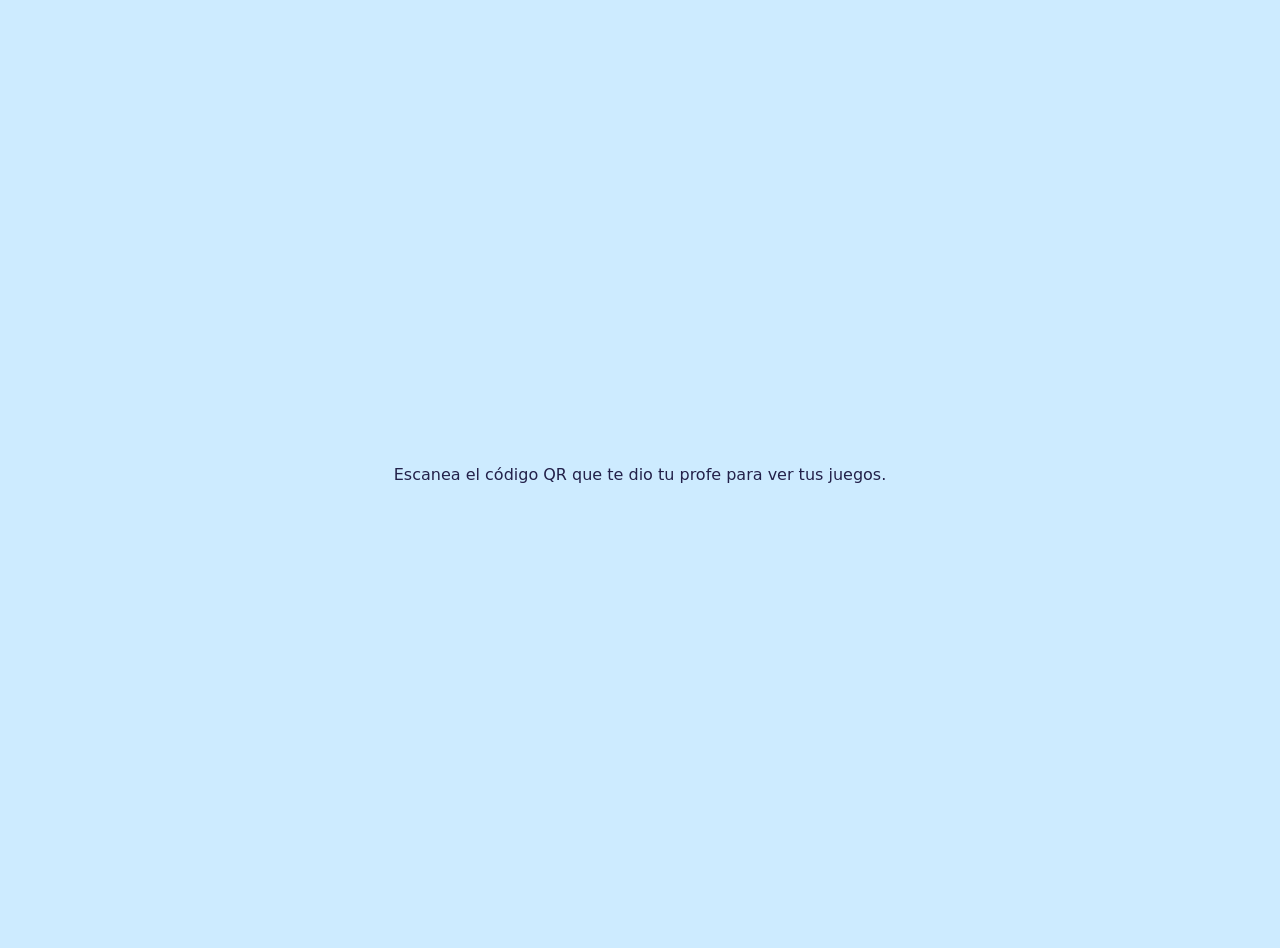
<file: index.html>
<!doctype html>
<html lang="es">
<head>
  <meta charset="utf-8">
  <meta name="viewport" content="width=device-width, initial-scale=1">
  <meta name="robots" content="noindex, nofollow">
  <title>Arcade de vacaciones</title>
  <style>
    body { margin: 0; min-height: 100vh; display: grid; place-items: center; font-family: system-ui, sans-serif; color: #23214a; background: #cdebff; text-align: center; padding: 24px; }
  </style>
</head>
<body>
  <p>Escanea el código QR que te dio tu profe para ver tus juegos.</p>
</body>
</html>
</file>
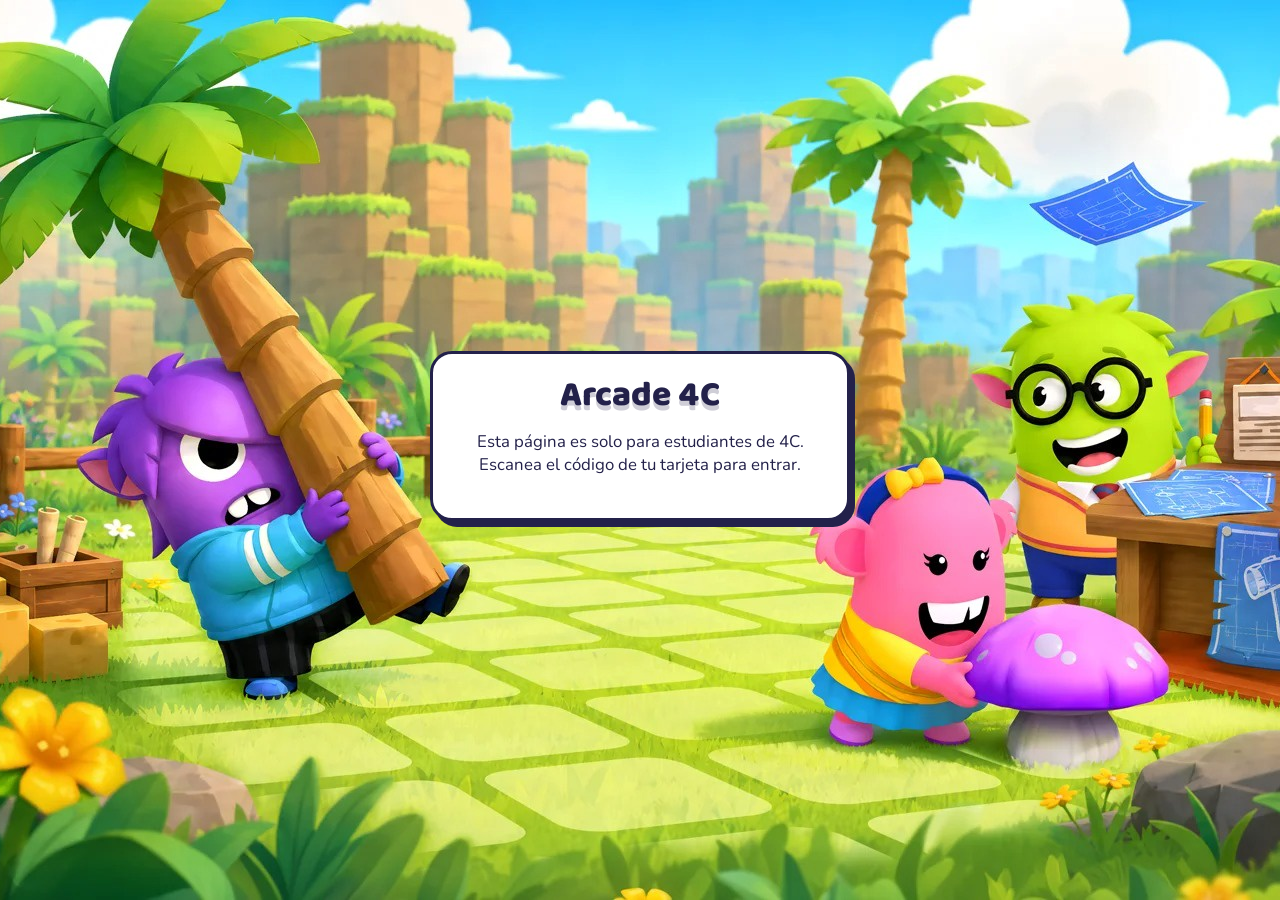
<file: 4c/index.html>
<!doctype html>
<html lang="es">
<head>
  <meta charset="utf-8">
  <meta name="viewport" content="width=device-width, initial-scale=1">
  <meta name="robots" content="noindex, nofollow">
  <meta name="referrer" content="no-referrer">
  <meta name="theme-color" content="#cdebff">
  <title>Arcade 4C</title>
  <link rel="preconnect" href="https://fonts.googleapis.com">
  <link rel="preconnect" href="https://fonts.gstatic.com" crossorigin>
  <link href="https://fonts.googleapis.com/css2?family=Baloo+2:wght@800&family=Nunito:wght@700;800&display=swap" rel="stylesheet">
  <link rel="stylesheet" href="../assets/lobby.css">
  <link rel="stylesheet" href="4c.css">
</head>
<body>
  <p class="loading" id="loading">Abriendo tu arcade…</p>

  <main class="wrap" id="app" hidden>
    <header class="top">
      <div class="title-block">
        <h1 id="hello">¡Hola!</h1>
        <p class="lede">Tu arcade de 4C. Un regalo de tu profe para el descanso.</p>
      </div>
      <div class="stamp" id="stamp" aria-label="Tu nivel">
        <span class="label">Nivel</span>
        <span class="tier" id="tier-name"></span>
        <span class="count" id="tier-count"></span>
      </div>
    </header>

    <section class="panel message" id="message" hidden>
      <h2 class="section-title" id="message-title">Un mensaje especial para ti</h2>
      <div class="clips" id="clips"></div>
    </section>

    <h2 class="section-title games-title">Tus juegos</h2>
    <ul class="games" id="games"></ul>

    <section class="panel gallery" id="gallery" hidden>
      <h2 class="section-title">Nuestro año en 4C</h2>
      <div class="frame" id="frame">
        <img id="photo" alt="Foto del grupo 4C">
        <button class="nav prev" type="button" id="prev" aria-label="Foto anterior">‹</button>
        <button class="nav next" type="button" id="next" aria-label="Foto siguiente">›</button>
        <p class="counter" id="counter"></p>
      </div>
      <p class="gallery-controls"><button class="chip" type="button" id="autoplay">⏸ Pausar</button></p>
    </section>

    <section class="care">
      <h2>Juega con cuidado</h2>
      <ul>
        <li>Si te piden un nombre, inventa un apodo. Nunca pongas tu apellido ni tu colegio.</li>
        <li>Si aparece un anuncio, ciérralo sin tocar nada más.</li>
        <li>Esta página y tu tarjeta son solo tuyas: no compartas el código ni las fotos.</li>
      </ul>
    </section>

    <p class="credit">Cada juego es de sus creadores. Esta página solo reúne los enlaces.
      <button class="linklike" type="button" id="forget">Olvidar mi tarjeta en este dispositivo</button></p>
  </main>

  <main class="wrap lock" id="lock" hidden>
    <div class="lock-card">
      <h1>Arcade 4C</h1>
      <p id="lock-msg">Esta página es solo para estudiantes de 4C. Escanea el código de tu tarjeta para entrar.</p>
    </div>
  </main>

  <noscript><p class="lock-card">Para ver tu arcade, activa JavaScript en el navegador.</p></noscript>
  <script src="../assets/games.js"></script>
  <script src="4c.js"></script>
</body>
</html>
</file>
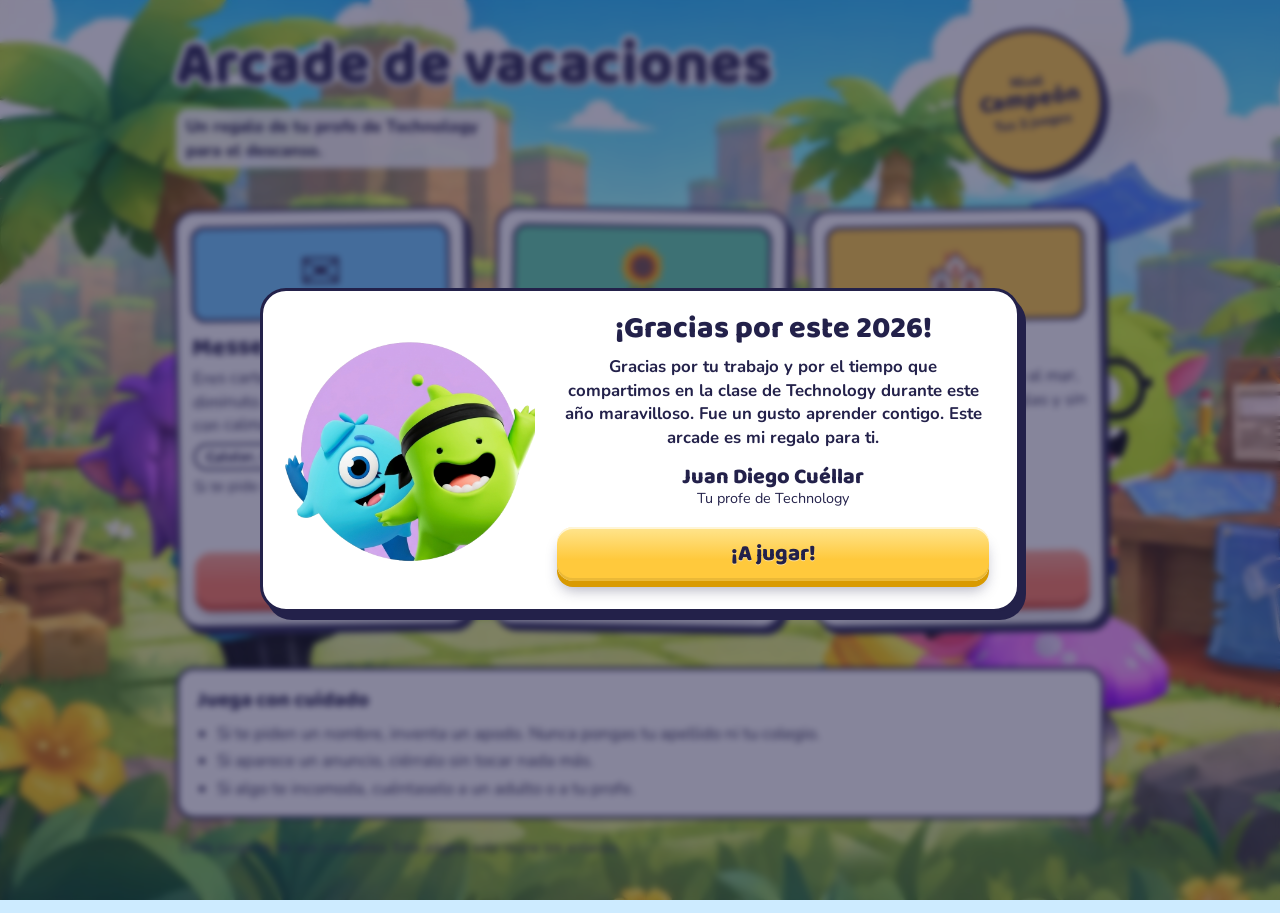
<file: play/00vri4m1/index.html>
<!doctype html>
<html lang="es">
<head>
  <meta charset="utf-8">
  <meta name="viewport" content="width=device-width, initial-scale=1">
  <meta name="robots" content="noindex, nofollow">
  <meta name="referrer" content="no-referrer">
  <meta name="theme-color" content="#cdebff">
  <title>Arcade de vacaciones</title>
  <link rel="preconnect" href="https://fonts.googleapis.com">
  <link rel="preconnect" href="https://fonts.gstatic.com" crossorigin>
  <link href="https://fonts.googleapis.com/css2?family=Baloo+2:wght@800&family=Nunito:wght@700;800&display=swap" rel="stylesheet">
  <link rel="stylesheet" href="../../assets/lobby.css">
</head>
<body data-tier="champion">
  <main class="wrap">
    <header class="top">
      <div class="title-block">
        <h1>Arcade de vacaciones</h1>
        <p class="lede">Un regalo de tu profe de Technology para el descanso.</p>
      </div>
      <div class="stamp" id="stamp" aria-label="Tu nivel">
        <span class="label">Nivel</span>
        <span class="tier" id="tier-name">Campeón</span>
        <span class="count" id="tier-count"></span>
      </div>
    </header>

    <ul class="games" id="games"></ul>
    <noscript><p>Para ver tus juegos, activa JavaScript en el navegador.</p></noscript>

    <section class="care">
      <h2>Juega con cuidado</h2>
      <ul>
        <li>Si te piden un nombre, inventa un apodo. Nunca pongas tu apellido ni tu colegio.</li>
        <li>Si aparece un anuncio, ciérralo sin tocar nada más.</li>
        <li>Si algo te incomoda, cuéntaselo a un adulto o a tu profe.</li>
      </ul>
    </section>

    <p class="credit">Cada juego es de sus creadores. Esta página solo reúne los enlaces.</p>
  </main>

  <script src="../../assets/games.js"></script>
  <script src="../../assets/lobby.js"></script>
</body>
</html>
</file>
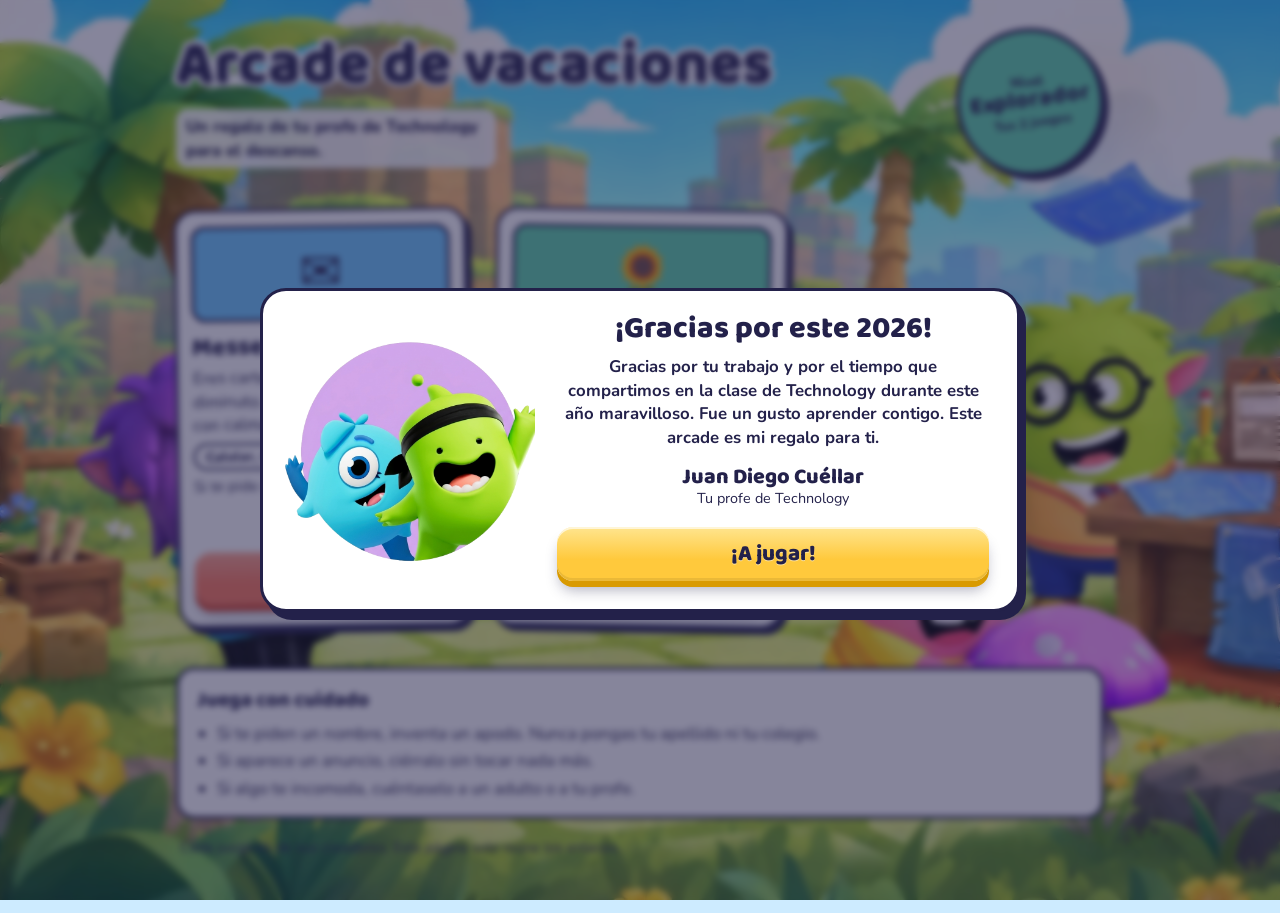
<file: play/56d9bwve/index.html>
<!doctype html>
<html lang="es">
<head>
  <meta charset="utf-8">
  <meta name="viewport" content="width=device-width, initial-scale=1">
  <meta name="robots" content="noindex, nofollow">
  <meta name="referrer" content="no-referrer">
  <meta name="theme-color" content="#cdebff">
  <title>Arcade de vacaciones</title>
  <link rel="preconnect" href="https://fonts.googleapis.com">
  <link rel="preconnect" href="https://fonts.gstatic.com" crossorigin>
  <link href="https://fonts.googleapis.com/css2?family=Baloo+2:wght@800&family=Nunito:wght@700;800&display=swap" rel="stylesheet">
  <link rel="stylesheet" href="../../assets/lobby.css">
</head>
<body data-tier="explorer">
  <main class="wrap">
    <header class="top">
      <div class="title-block">
        <h1>Arcade de vacaciones</h1>
        <p class="lede">Un regalo de tu profe de Technology para el descanso.</p>
      </div>
      <div class="stamp" id="stamp" aria-label="Tu nivel">
        <span class="label">Nivel</span>
        <span class="tier" id="tier-name">Explorador</span>
        <span class="count" id="tier-count"></span>
      </div>
    </header>

    <ul class="games" id="games"></ul>
    <noscript><p>Para ver tus juegos, activa JavaScript en el navegador.</p></noscript>

    <section class="care">
      <h2>Juega con cuidado</h2>
      <ul>
        <li>Si te piden un nombre, inventa un apodo. Nunca pongas tu apellido ni tu colegio.</li>
        <li>Si aparece un anuncio, ciérralo sin tocar nada más.</li>
        <li>Si algo te incomoda, cuéntaselo a un adulto o a tu profe.</li>
      </ul>
    </section>

    <p class="credit">Cada juego es de sus creadores. Esta página solo reúne los enlaces.</p>
  </main>

  <script src="../../assets/games.js"></script>
  <script src="../../assets/lobby.js"></script>
</body>
</html>
</file>
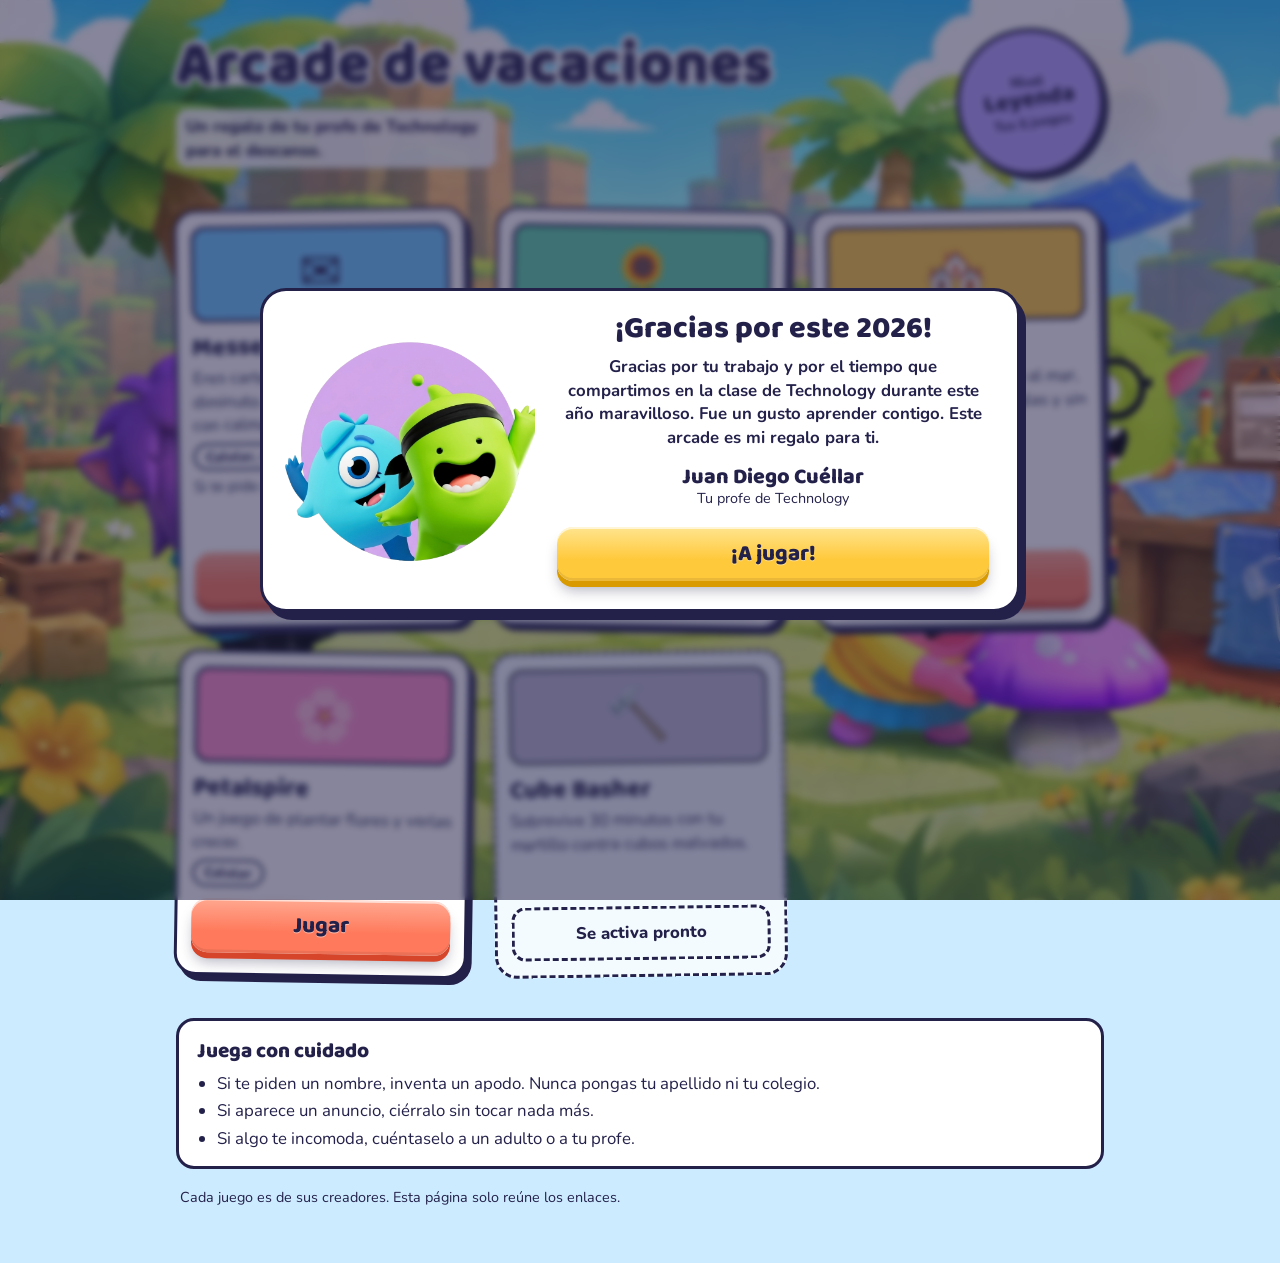
<file: play/ag6x60he/index.html>
<!doctype html>
<html lang="es">
<head>
  <meta charset="utf-8">
  <meta name="viewport" content="width=device-width, initial-scale=1">
  <meta name="robots" content="noindex, nofollow">
  <meta name="referrer" content="no-referrer">
  <meta name="theme-color" content="#cdebff">
  <title>Arcade de vacaciones</title>
  <link rel="preconnect" href="https://fonts.googleapis.com">
  <link rel="preconnect" href="https://fonts.gstatic.com" crossorigin>
  <link href="https://fonts.googleapis.com/css2?family=Baloo+2:wght@800&family=Nunito:wght@700;800&display=swap" rel="stylesheet">
  <link rel="stylesheet" href="../../assets/lobby.css">
</head>
<body data-tier="legend">
  <main class="wrap">
    <header class="top">
      <div class="title-block">
        <h1>Arcade de vacaciones</h1>
        <p class="lede">Un regalo de tu profe de Technology para el descanso.</p>
      </div>
      <div class="stamp" id="stamp" aria-label="Tu nivel">
        <span class="label">Nivel</span>
        <span class="tier" id="tier-name">Leyenda</span>
        <span class="count" id="tier-count"></span>
      </div>
    </header>

    <ul class="games" id="games"></ul>
    <noscript><p>Para ver tus juegos, activa JavaScript en el navegador.</p></noscript>

    <section class="care">
      <h2>Juega con cuidado</h2>
      <ul>
        <li>Si te piden un nombre, inventa un apodo. Nunca pongas tu apellido ni tu colegio.</li>
        <li>Si aparece un anuncio, ciérralo sin tocar nada más.</li>
        <li>Si algo te incomoda, cuéntaselo a un adulto o a tu profe.</li>
      </ul>
    </section>

    <p class="credit">Cada juego es de sus creadores. Esta página solo reúne los enlaces.</p>
  </main>

  <script src="../../assets/games.js"></script>
  <script src="../../assets/lobby.js"></script>
</body>
</html>
</file>
<file: assets/lobby.css>
:root {
  --ink: #23214a;
  --sky: #cdebff;
  --paper: #ffffff;
  --sun: #ffc93c;
  --coral: #ff7a5c;
  --mint: #5ed3a8;
  --grape: #b7a1ff;
  --sea: #6ec8ff;
  --pink: #ff8fc7;
  /* Proxima Nova only renders where that licensed face is installed. */
  --display: "Proxima Nova", "Baloo 2", "Arial Rounded MT Bold", ui-rounded, "Trebuchet MS", system-ui, sans-serif;
  --text: "Nunito", ui-rounded, system-ui, -apple-system, "Segoe UI", Roboto, sans-serif;
}

* { box-sizing: border-box; }

body {
  margin: 0;
  min-height: 100vh;
  font-family: var(--text);
  font-size: 1.05rem;
  line-height: 1.4;
  color: var(--ink);
  background-color: var(--sky);
}

/* scene photo, fixed full-bleed behind the scrolling content */
body::before {
  content: "";
  position: fixed;
  inset: 0;
  z-index: -1;
  background: var(--sky) url("backdrop.jpg") center / cover no-repeat;
}

.wrap {
  max-width: 960px;
  margin: 0 auto;
  padding: 28px 16px 56px;
}

/* ---------- header ---------- */
.top {
  display: flex;
  flex-wrap: wrap;
  align-items: center;
  justify-content: space-between;
  gap: 16px 20px;
}

.title-block { flex: 1 1 230px; min-width: 0; }

h1 {
  margin: 0;
  font-family: var(--display);
  font-weight: 800;
  font-size: clamp(2.3rem, 9vw, 3.8rem);
  line-height: 0.98;
  -webkit-text-stroke: 9px var(--paper);
  paint-order: stroke fill;
  text-shadow: 0 5px 0 rgba(35, 33, 74, 0.22);
  animation: drop-in 0.75s cubic-bezier(0.2, 1.3, 0.4, 1) backwards;
}

.lede {
  margin: 14px 0 0;
  max-width: 32ch;
  width: fit-content;
  padding: 6px 10px;
  font-weight: 800;
  background: color-mix(in srgb, var(--paper) 90%, transparent);
  border-radius: 12px;
  animation: rise 0.6s 0.2s ease-out backwards;
}

.stamp {
  flex: none;
  margin-left: auto;
  width: 128px;
  height: 128px;
  padding: 0 6px;
  border-radius: 50%;
  display: grid;
  place-content: center;
  text-align: center;
  background: var(--tier-color, var(--mint));
  border: 4px solid var(--ink);
  box-shadow: 4px 5px 0 var(--ink);
  transform: rotate(-8deg);
  animation: slap 0.45s 0.35s cubic-bezier(0.2, 1.4, 0.4, 1) backwards,
             wobble 7s 2.5s ease-in-out infinite;
}

.stamp .label {
  font-weight: 800;
  font-size: 0.85rem;
  line-height: 1;
}

.stamp .tier {
  font-family: var(--display);
  font-weight: 800;
  font-size: 1.2rem;
  line-height: 1.05;
}

.stamp .count {
  margin-top: 4px;
  font-weight: 800;
  font-size: 0.8rem;
  line-height: 1;
}

@keyframes slap {
  from { transform: rotate(-24deg) scale(1.7); opacity: 0; }
  to   { transform: rotate(-8deg) scale(1); opacity: 1; }
}

/* ---------- game stickers ---------- */
.games {
  list-style: none;
  margin: 32px 0 0;
  padding: 0;
  display: grid;
  grid-template-columns: 1fr;
  gap: 24px;
}

.sticker {
  display: flex;
  flex-direction: column;
  gap: 12px;
  padding: 14px;
  background: var(--paper);
  border: 3px solid var(--ink);
  border-radius: 22px;
  box-shadow: 5px 6px 0 var(--ink);
  transform: rotate(var(--tilt, 0deg));
  transition: transform 0.2s;
  animation: sticker-in 0.65s calc(0.5s + var(--i, 0) * 0.13s) cubic-bezier(0.2, 1.3, 0.4, 1) backwards;
}

@media (hover: hover) {
  .sticker:not(.is-soon):hover { transform: rotate(0deg) translateY(-5px) scale(1.015); }
}

.sticker:nth-child(odd)  { --tilt: -0.8deg; }
.sticker:nth-child(even) { --tilt: 0.9deg; }

.art {
  display: grid;
  place-items: center;
  height: 96px;
  font-size: 3.2rem;
  line-height: 1;
  background: var(--art, var(--sun));
  border: 3px solid var(--ink);
  border-radius: 14px;
}

.emoji {
  display: inline-block;
  animation: bob 3.2s calc(var(--i, 0) * -0.7s) ease-in-out infinite;
}

.is-soon .emoji { animation: none; }

.body { display: flex; flex-direction: column; gap: 6px; flex: 1; }
.body p { margin: 0; }

.name {
  margin: 0;
  font-family: var(--display);
  font-weight: 800;
  font-size: 1.55rem;
  line-height: 1.05;
}

.tag {
  align-self: flex-start;
  padding: 2px 10px;
  font-size: 0.85rem;
  font-weight: 800;
  border: 2px solid var(--ink);
  border-radius: 999px;
}

.tip { font-size: 0.95rem; }

/* ---------- 3D buttons ---------- */
.play,
.btn3d {
  --face: #ff7a5c;
  --face-hi: #ffa890;
  --edge: #d6452a;
  position: relative;
  overflow: hidden;
  display: flex;
  align-items: center;
  justify-content: center;
  min-height: 54px;
  margin-bottom: 6px;
  padding: 0 22px;
  font-family: var(--display);
  font-weight: 800;
  font-size: 1.4rem;
  color: var(--ink);
  text-decoration: none;
  text-shadow: 0 1px 0 rgba(255, 255, 255, 0.5);
  background: linear-gradient(180deg, var(--face-hi) 0%, var(--face) 60%);
  border: 0;
  border-radius: 16px;
  cursor: pointer;
  box-shadow:
    0 6px 0 var(--edge),
    0 12px 14px -3px rgba(35, 33, 74, 0.35),
    inset 0 2px 0 rgba(255, 255, 255, 0.65),
    inset 0 -3px 0 rgba(0, 0, 0, 0.08);
  transition: transform 0.12s, box-shadow 0.12s, filter 0.15s;
}

/* a soft glint that slides across now and then */
.play::after {
  content: "";
  position: absolute;
  inset: 0;
  background: linear-gradient(105deg, transparent 35%, rgba(255, 255, 255, 0.6) 50%, transparent 65%);
  transform: translateX(-130%);
  animation: glint 5s calc(1.6s + var(--i, 0) * 0.7s) ease-in-out infinite;
  pointer-events: none;
}

@media (hover: hover) {
  .play:hover,
  .btn3d:hover {
    filter: brightness(1.06);
    transform: translateY(-2px);
    box-shadow:
      0 8px 0 var(--edge),
      0 16px 16px -3px rgba(35, 33, 74, 0.35),
      inset 0 2px 0 rgba(255, 255, 255, 0.65),
      inset 0 -3px 0 rgba(0, 0, 0, 0.08);
  }
}

.play:active,
.btn3d:active {
  transform: translateY(5px);
  box-shadow:
    0 1px 0 var(--edge),
    0 3px 6px -1px rgba(35, 33, 74, 0.35),
    inset 0 2px 0 rgba(255, 255, 255, 0.4),
    inset 0 -2px 0 rgba(0, 0, 0, 0.08);
}

/* keyboard focus only: a bright blue ring instead of a dark outline */
.play:focus-visible,
.btn3d:focus-visible {
  outline: 4px solid #3a86ff;
  outline-offset: 4px;
}

.welcome-card:focus { outline: none; }

/* games that are not switched on yet */
.sticker.is-soon {
  background: #f4fbff;
  border-style: dashed;
  box-shadow: none;
}

.sticker.is-soon .art { filter: grayscale(0.65); opacity: 0.8; }

.soon-pill {
  margin: 0;
  min-height: 54px;
  display: flex;
  align-items: center;
  justify-content: center;
  font-weight: 800;
  border: 3px dashed var(--ink);
  border-radius: 14px;
}

/* ---------- care note ---------- */
.care {
  margin: 40px 0 0;
  padding: 16px 18px;
  background: var(--paper);
  border: 3px solid var(--ink);
  border-radius: 18px;
  animation: rise 0.6s calc(0.9s + var(--n, 0) * 0.1s) ease-out backwards;
}

.care h2 {
  margin: 0 0 6px;
  font-family: var(--display);
  font-weight: 800;
  font-size: 1.3rem;
}

.care ul { margin: 0; padding-left: 1.2em; }
.care li + li { margin-top: 4px; }

.credit {
  margin: 18px 4px 0;
  font-size: 0.9rem;
}

/* ---------- larger screens ---------- */
@media (min-width: 640px) {
  .games { grid-template-columns: repeat(2, 1fr); }
  .stamp { width: 148px; height: 148px; }
  .stamp .tier { font-size: 1.45rem; }
}

@media (min-width: 980px) {
  .games { grid-template-columns: repeat(3, 1fr); }
}

/* ---------- motion ---------- */
@keyframes drop-in {
  from { opacity: 0; transform: translateY(-28px) scale(0.94); }
  to   { opacity: 1; transform: none; }
}

@keyframes rise {
  from { opacity: 0; transform: translateY(16px); }
  to   { opacity: 1; transform: none; }
}

@keyframes sticker-in {
  from { opacity: 0; transform: translateY(40px) rotate(calc(var(--tilt, 0deg) * 5)) scale(0.85); }
  to   { opacity: 1; transform: translateY(0) rotate(var(--tilt, 0deg)) scale(1); }
}

@keyframes bob {
  0%, 100% { transform: translateY(0) rotate(-4deg); }
  50%      { transform: translateY(-7px) rotate(4deg); }
}

@keyframes wobble {
  0%, 88%, 100% { transform: rotate(-8deg); }
  91%           { transform: rotate(-15deg) scale(1.07); }
  94%           { transform: rotate(-2deg) scale(1.04); }
  97%           { transform: rotate(-10deg); }
}

@keyframes glint {
  0%, 62% { transform: translateX(-130%); }
  88%, 100% { transform: translateX(130%); }
}

/* the page waits (hidden behind the note) until the welcome note is closed */
.welcome-open { overflow: hidden; }
.welcome-open h1,
.welcome-open .lede,
.welcome-open .stamp,
.welcome-open .sticker,
.welcome-open .care,
.welcome-open .play::after { animation-play-state: paused; }

/* ---------- welcome note ---------- */
.welcome {
  position: fixed;
  inset: 0;
  z-index: 50;
  display: grid;
  place-items: center;
  padding: 20px;
  overflow: hidden;
  background: rgba(35, 33, 74, 0.55);
  backdrop-filter: blur(3px);
  animation: fade-in 0.3s ease-out;
}

.welcome.is-closing { opacity: 0; transition: opacity 0.28s; }

.welcome-card {
  position: relative;
  display: flex;
  align-items: center;
  gap: 22px;
  width: min(100%, 760px);
  padding: 22px 28px 22px 22px;
  text-align: center;
  background: var(--paper);
  border: 3px solid var(--ink);
  border-radius: 26px;
  box-shadow: 6px 8px 0 var(--ink);
  animation: card-in 0.7s 0.1s cubic-bezier(0.2, 1.4, 0.4, 1) backwards;
}

.welcome.is-closing .welcome-card { transform: scale(0.92) translateY(10px); transition: transform 0.28s; }

.welcome-art {
  flex: 0 0 250px;
  width: 250px;
  height: 230px;
  object-fit: cover;
  object-position: center;
}

.welcome-copy { flex: 1 1 auto; min-width: 0; }

.welcome-title {
  margin: 0 0 10px;
  font-family: var(--display);
  font-weight: 800;
  font-size: 1.9rem;
  line-height: 1.05;
}

.welcome-text { margin: 0; font-weight: 700; }

.welcome-sign { margin: 16px 0 20px; line-height: 1.15; }
.welcome-sign .name-line { display: block; font-family: var(--display); font-weight: 800; font-size: 1.35rem; }
.welcome-sign .role-line { display: block; font-size: 0.9rem; }

.welcome-btn {
  --face: #ffc93c;
  --face-hi: #ffe58f;
  --edge: #d99a00;
  width: 100%;
  margin-bottom: 6px;
}

.welcome .bit {
  position: absolute;
  top: -20px;
  left: var(--x);
  width: 10px;
  height: 16px;
  background: var(--c);
  border-radius: 2px;
  opacity: 0.9;
  animation: fall var(--t) var(--d) linear infinite;
  pointer-events: none;
}

@keyframes fade-in { from { opacity: 0; } to { opacity: 1; } }

@keyframes card-in {
  from { opacity: 0; transform: translateY(40px) scale(0.8) rotate(-3deg); }
  to   { opacity: 1; transform: none; }
}

@keyframes fall {
  from { transform: translateY(0) rotate(0); }
  to   { transform: translateY(110vh) rotate(540deg); }
}

@media (max-width: 640px) {
  .welcome-card {
    flex-direction: column;
    width: min(100%, 440px);
    padding: 20px 18px 18px;
    gap: 10px;
  }
  .welcome-art { flex-basis: 180px; width: 180px; height: 166px; }
  .welcome-title { font-size: 1.65rem; }
}

@media (prefers-reduced-motion: reduce) {
  *, *::before, *::after {
    animation: none !important;
    transition: none !important;
  }
  .welcome .bit { display: none; }
}
</file>
<file: 4c/4c.css>
/* Extra styles for the private 4C page. Everything else comes from ../assets/lobby.css */
[hidden] { display: none !important; }   /* .lock and .loading set display, which would override the hidden attribute */
.loading { position: fixed; inset: 0; display: grid; place-items: center; margin: 0;
  font-family: var(--display); font-weight: 800; font-size: 1.4rem; color: var(--ink); }

.title-block h1 { display: flex; align-items: center; gap: 12px; }
.me { width: 64px; height: 64px; object-fit: contain; flex: none;
  filter: drop-shadow(0 4px 0 rgba(35, 33, 74, 0.2)); animation: bob 3.2s ease-in-out infinite; }

.section-title { font-family: var(--display); font-weight: 800; font-size: 1.6rem; margin: 26px 0 12px; line-height: 1.1; }
.games-title { color: var(--ink); text-shadow: 0 2px 0 rgba(255, 255, 255, 0.7); }

.panel {
  margin-top: 22px; padding: 16px 18px 20px;
  background: var(--paper); border: 3px solid var(--ink); border-radius: 22px;
  box-shadow: 5px 6px 0 var(--ink);
  animation: rise 0.6s 0.5s ease-out backwards;
}
.panel .section-title { margin-top: 0; }

.clips { display: grid; gap: 16px; }
.video-box { display: grid; gap: 12px; }
.video-box video { width: 100%; max-height: 70vh; border-radius: 14px; background: #1b1838; }
.video-box .btn3d { --face: #b7a1ff; --face-hi: #d6caff; --edge: #7c62d8; }
.status { margin: 0; font-weight: 700; min-height: 1.2em; }

.frame { position: relative; aspect-ratio: 4 / 3; border-radius: 16px; overflow: hidden; background: #1b1838; touch-action: pan-y; }
.frame img { width: 100%; height: 100%; object-fit: contain; display: block; transition: opacity 0.35s; }
.frame img.is-loading { opacity: 0.25; }
.nav {
  position: absolute; top: 50%; transform: translateY(-50%);
  width: 48px; height: 48px; border: 0; border-radius: 50%;
  font-size: 2rem; line-height: 1; font-weight: 800; color: var(--ink);
  background: rgba(255, 255, 255, 0.9); box-shadow: 0 4px 0 rgba(0, 0, 0, 0.25); cursor: pointer;
}
.nav:active { transform: translateY(calc(-50% + 3px)); box-shadow: 0 1px 0 rgba(0, 0, 0, 0.25); }
.prev { left: 10px; } .next { right: 10px; }
.counter { position: absolute; bottom: 10px; left: 50%; transform: translateX(-50%); margin: 0;
  padding: 3px 12px; border-radius: 99px; background: rgba(27, 24, 56, 0.75); color: #fff; font-weight: 800; font-size: 0.95rem; }
.gallery-controls { margin: 12px 0 0; text-align: center; }
.chip { border: 3px solid var(--ink); border-radius: 99px; background: var(--paper); padding: 6px 16px; font: inherit; font-weight: 800; cursor: pointer; }

.linklike { display: block; margin: 10px auto 0; border: 0; background: none; font: inherit; color: inherit; text-decoration: underline; cursor: pointer; }

.lock { min-height: 100vh; display: grid; place-items: center; }
.lock-card { max-width: 420px; margin: 20px; padding: 24px; text-align: center; background: var(--paper);
  border: 3px solid var(--ink); border-radius: 22px; box-shadow: 5px 6px 0 var(--ink); }
.lock-card h1 { font-size: 2.2rem; }

.welcome-art.is-avatar { object-fit: contain; background: none; }

@media (prefers-reduced-motion: reduce) { .me { animation: none; } }
</file>
